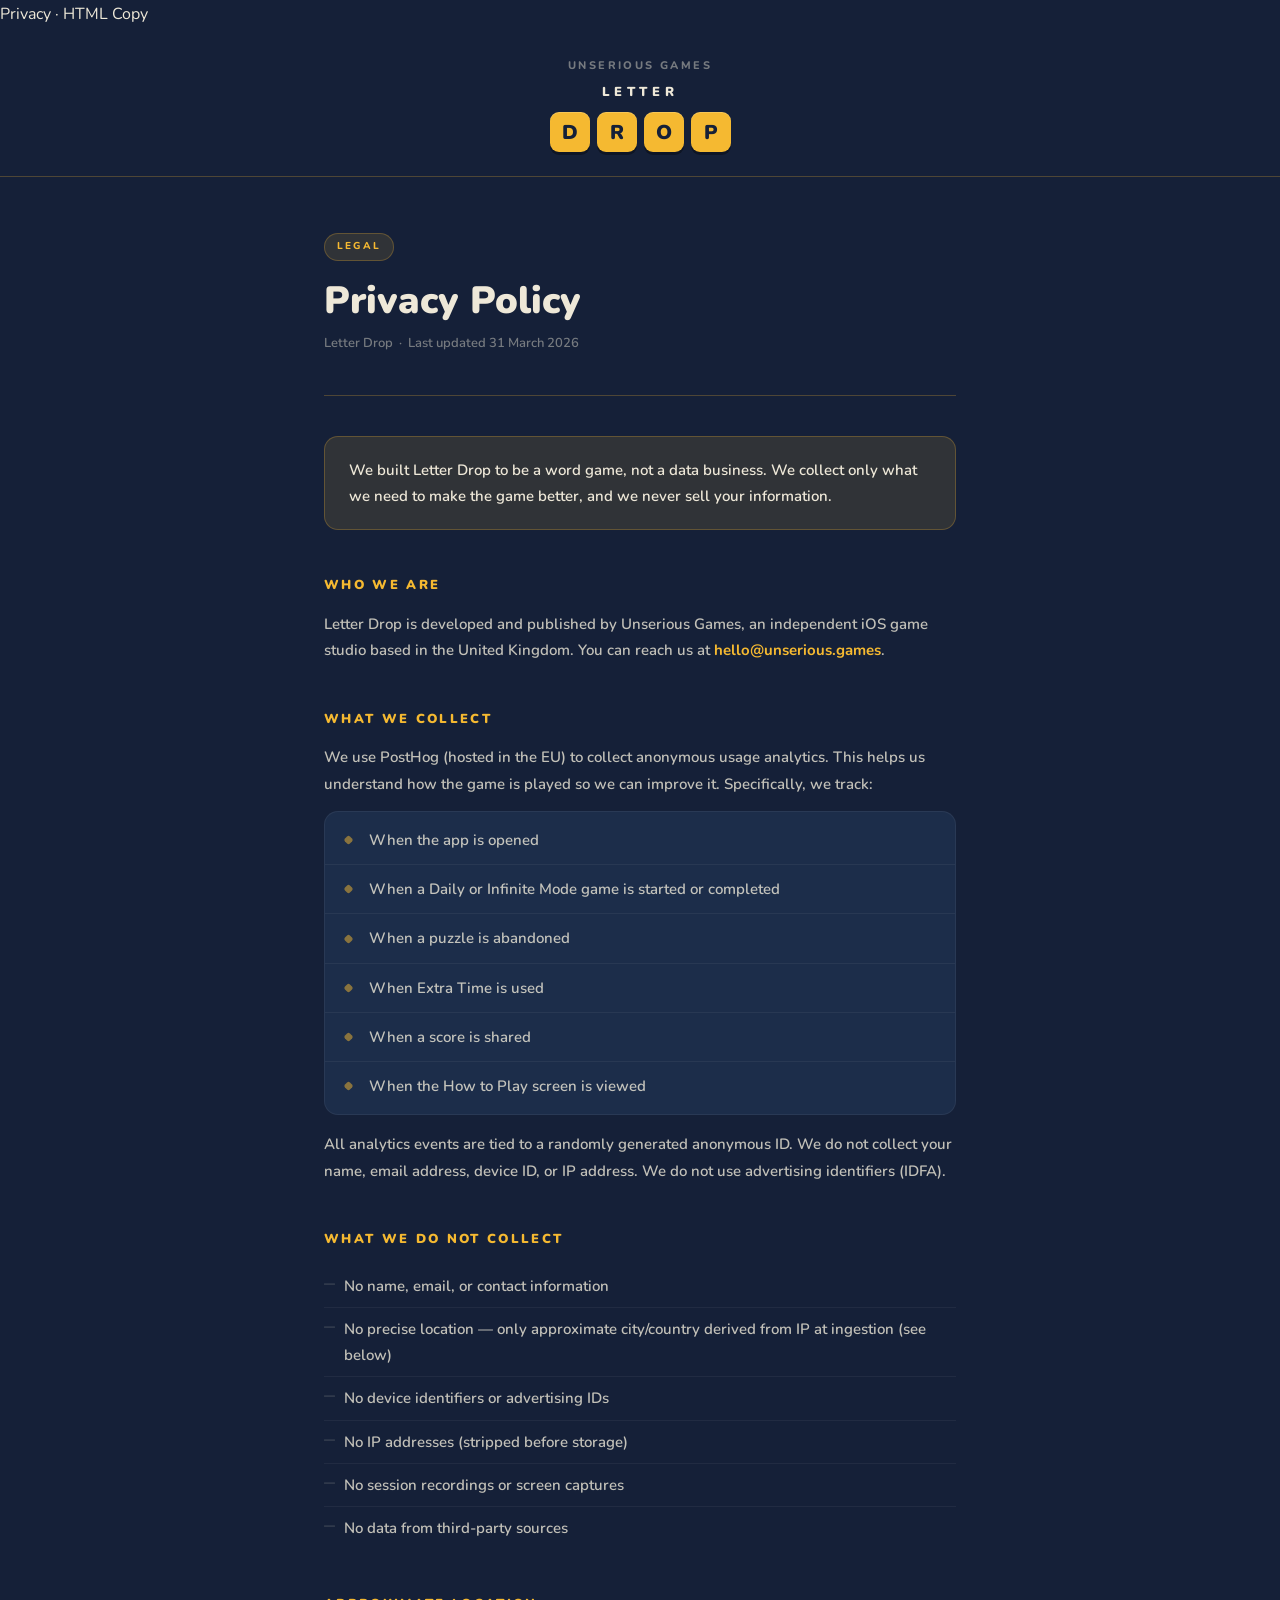
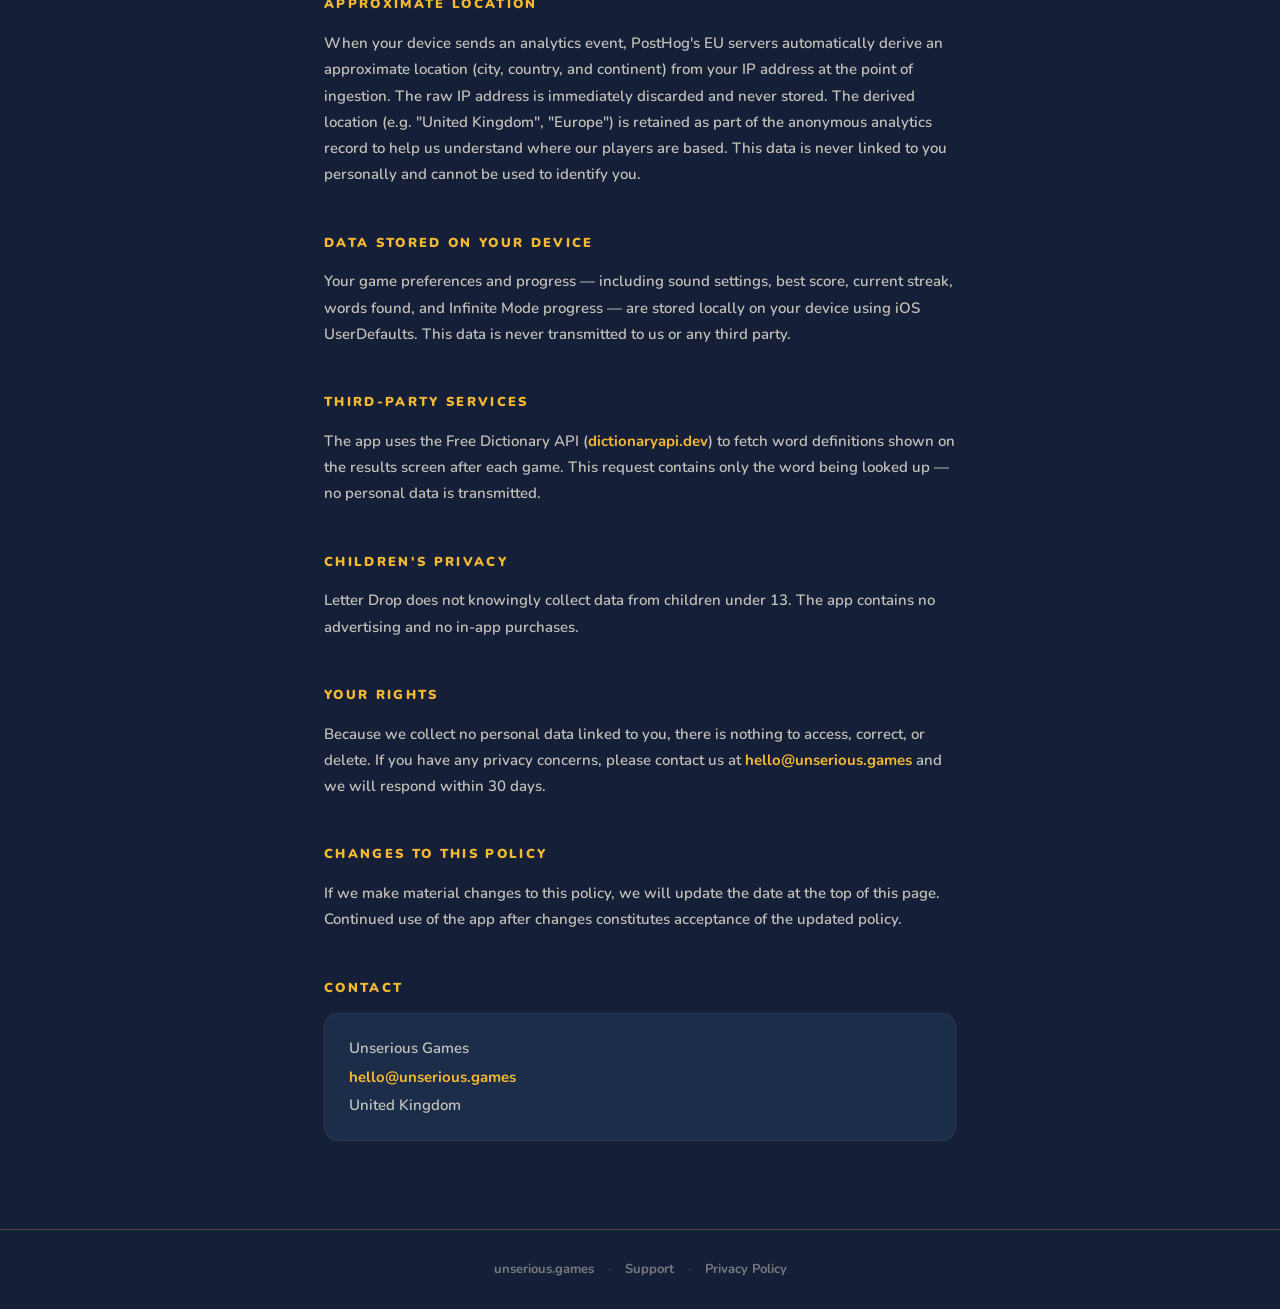
<file: letterdrop/privacy.html>
Privacy · HTML
Copy

<!DOCTYPE html>
<html lang="en">
<head>
<meta charset="UTF-8">
<meta name="viewport" content="width=device-width, initial-scale=1.0">
<title>Privacy Policy — Letter Drop</title>
<link rel="preconnect" href="https://fonts.googleapis.com">
<link rel="preconnect" href="https://fonts.gstatic.com" crossorigin>
<link href="https://fonts.googleapis.com/css2?family=Nunito:wght@400;600;700;800;900&display=swap" rel="stylesheet">
<style>
  :root {
    --navy:        #152038;
    --navy-card:   #1c2d4a;
    --navy-tile:   #243558;
    --gold:        #F5B931;
    --gold-dim:    rgba(245, 185, 49, 0.12);
    --gold-border: rgba(245, 185, 49, 0.25);
    --white:       #EEE8D8;
    --muted:       rgba(238, 232, 216, 0.45);
    --body-text:   rgba(238, 232, 216, 0.80);
    --radius:      14px;
  }
 
  * { margin: 0; padding: 0; box-sizing: border-box; }
 
  body {
    background: var(--navy);
    color: var(--white);
    font-family: 'Nunito', sans-serif;
    font-size: 16px;
    line-height: 1.75;
    min-height: 100vh;
  }
 
  /* ── HEADER ── */
  header {
    padding: 28px 0 24px;
    text-align: center;
    border-bottom: 1px solid var(--gold-border);
  }
 
  .logo-link { text-decoration: none; display: inline-flex; flex-direction: column; align-items: center; gap: 6px; }
 
  .logo-studio {
    font-size: 11px;
    font-weight: 800;
    letter-spacing: 0.22em;
    text-transform: uppercase;
    color: var(--muted);
  }
 
  .logo-letter {
    font-size: 13px;
    font-weight: 900;
    letter-spacing: 0.35em;
    text-transform: uppercase;
    color: var(--white);
    margin-bottom: 2px;
  }
 
  .logo-tiles {
    display: flex;
    gap: 7px;
  }
 
  .tile {
    width: 40px;
    height: 40px;
    background: var(--gold);
    border-radius: 9px;
    display: flex;
    align-items: center;
    justify-content: center;
    font-family: 'Nunito', sans-serif;
    font-weight: 900;
    font-size: 20px;
    color: var(--navy);
    box-shadow: 0 3px 0 rgba(0,0,0,0.35), inset 0 1px 0 rgba(255,255,255,0.18);
    letter-spacing: 0;
  }
 
  /* ── CONTAINER ── */
  .container {
    max-width: 680px;
    margin: 0 auto;
    padding: 56px 24px 88px;
  }
 
  /* ── PAGE META ── */
  .page-label {
    display: inline-block;
    font-size: 10px;
    font-weight: 800;
    letter-spacing: 0.22em;
    text-transform: uppercase;
    color: var(--gold);
    background: var(--gold-dim);
    border: 1px solid var(--gold-border);
    border-radius: 20px;
    padding: 4px 12px;
    margin-bottom: 18px;
  }
 
  h1 {
    font-size: 38px;
    font-weight: 900;
    color: var(--white);
    line-height: 1.15;
    margin-bottom: 10px;
  }
 
  .updated {
    font-size: 13px;
    font-weight: 600;
    color: var(--muted);
    margin-bottom: 40px;
    padding-bottom: 40px;
    border-bottom: 1px solid var(--gold-border);
  }
 
  /* ── CALLOUT BOX ── */
  .callout {
    background: var(--gold-dim);
    border: 1px solid var(--gold-border);
    border-radius: var(--radius);
    padding: 20px 24px;
    margin-bottom: 40px;
  }
 
  .callout p {
    color: var(--white);
    font-weight: 600;
    font-size: 15px;
    margin: 0;
  }
 
  /* ── SECTIONS ── */
  h2 {
    font-size: 13px;
    font-weight: 900;
    letter-spacing: 0.18em;
    text-transform: uppercase;
    color: var(--gold);
    margin: 44px 0 14px;
  }
 
  p {
    color: var(--body-text);
    font-weight: 600;
    margin-bottom: 14px;
    font-size: 15px;
  }
 
  ul {
    list-style: none;
    padding: 0;
    margin-bottom: 14px;
  }
 
  li {
    color: var(--body-text);
    font-weight: 600;
    font-size: 15px;
    padding: 8px 0 8px 20px;
    position: relative;
    border-bottom: 1px solid rgba(255,255,255,0.05);
  }
 
  li:last-child { border-bottom: none; }
 
  li::before {
    content: '';
    position: absolute;
    left: 0;
    top: 50%;
    transform: translateY(-50%);
    width: 6px;
    height: 6px;
    background: var(--gold);
    border-radius: 50%;
    opacity: 0.6;
  }
 
  /* ── DATA CARD (for the "what we track" list) ── */
  .data-card {
    background: var(--navy-card);
    border: 1px solid rgba(255,255,255,0.06);
    border-radius: var(--radius);
    padding: 4px 0;
    margin-bottom: 16px;
  }
 
  .data-card li {
    padding: 11px 20px 11px 44px;
    border-bottom: 1px solid rgba(255,255,255,0.05);
  }
 
  .data-card li:last-child { border-bottom: none; }
 
  .data-card li::before {
    left: 20px;
    width: 7px;
    height: 7px;
    background: var(--gold);
    opacity: 0.5;
    border-radius: 2px;
    transform: translateY(-50%) rotate(45deg);
  }
 
  /* ── NONE LIST (strikethrough-style) ── */
  .none-list li::before {
    content: '—';
    background: none;
    border-radius: 0;
    width: auto;
    height: auto;
    transform: none;
    top: 9px;
    font-size: 11px;
    color: var(--muted);
    font-weight: 700;
  }
 
  /* ── CONTACT BLOCK ── */
  .contact-card {
    background: var(--navy-card);
    border: 1px solid rgba(255,255,255,0.06);
    border-radius: var(--radius);
    padding: 20px 24px;
    margin-top: 12px;
  }
 
  .contact-card p { margin: 0; line-height: 1.9; }
 
  a { color: var(--gold); text-decoration: none; font-weight: 700; }
  a:hover { text-decoration: underline; }
 
  /* ── FOOTER ── */
  footer {
    text-align: center;
    padding: 28px 24px;
    border-top: 1px solid var(--gold-border);
    font-size: 13px;
    font-weight: 700;
    color: var(--muted);
  }
 
  footer a { color: var(--muted); font-weight: 700; }
  footer a:hover { color: var(--gold); text-decoration: none; }
 
  .footer-sep { margin: 0 10px; opacity: 0.4; }
</style>
</head>
<body>
 
<header>
  <a href="https://unserious.games" class="logo-link">
    <div class="logo-studio">Unserious Games</div>
    <div class="logo-letter">Letter</div>
    <div class="logo-tiles">
      <div class="tile">D</div>
      <div class="tile">R</div>
      <div class="tile">O</div>
      <div class="tile">P</div>
    </div>
  </a>
</header>
 
<div class="container">
 
  <div class="page-label">Legal</div>
  <h1>Privacy Policy</h1>
  <p class="updated">Letter Drop &nbsp;·&nbsp; Last updated 31 March 2026</p>
 
  <div class="callout">
    <p>We built Letter Drop to be a word game, not a data business. We collect only what we need to make the game better, and we never sell your information.</p>
  </div>
 
  <h2>Who we are</h2>
  <p>Letter Drop is developed and published by Unserious Games, an independent iOS game studio based in the United Kingdom. You can reach us at <a href="mailto:hello@unserious.games">hello@unserious.games</a>.</p>
 
  <h2>What we collect</h2>
  <p>We use PostHog (hosted in the EU) to collect anonymous usage analytics. This helps us understand how the game is played so we can improve it. Specifically, we track:</p>
  <ul class="data-card">
    <li>When the app is opened</li>
    <li>When a Daily or Infinite Mode game is started or completed</li>
    <li>When a puzzle is abandoned</li>
    <li>When Extra Time is used</li>
    <li>When a score is shared</li>
    <li>When the How to Play screen is viewed</li>
  </ul>
  <p>All analytics events are tied to a randomly generated anonymous ID. We do not collect your name, email address, device ID, or IP address. We do not use advertising identifiers (IDFA).</p>
 
  <h2>What we do not collect</h2>
  <ul class="none-list">
    <li>No name, email, or contact information</li>
    <li>No precise location — only approximate city/country derived from IP at ingestion (see below)</li>
    <li>No device identifiers or advertising IDs</li>
    <li>No IP addresses (stripped before storage)</li>
    <li>No session recordings or screen captures</li>
    <li>No data from third-party sources</li>
  </ul>
 
  <h2>Approximate location</h2>
  <p>When your device sends an analytics event, PostHog's EU servers automatically derive an approximate location (city, country, and continent) from your IP address at the point of ingestion. The raw IP address is immediately discarded and never stored. The derived location (e.g. "United Kingdom", "Europe") is retained as part of the anonymous analytics record to help us understand where our players are based. This data is never linked to you personally and cannot be used to identify you.</p>
 
  <h2>Data stored on your device</h2>
  <p>Your game preferences and progress — including sound settings, best score, current streak, words found, and Infinite Mode progress — are stored locally on your device using iOS UserDefaults. This data is never transmitted to us or any third party.</p>
 
  <h2>Third-party services</h2>
  <p>The app uses the Free Dictionary API (<a href="https://dictionaryapi.dev" target="_blank">dictionaryapi.dev</a>) to fetch word definitions shown on the results screen after each game. This request contains only the word being looked up — no personal data is transmitted.</p>
 
  <h2>Children's privacy</h2>
  <p>Letter Drop does not knowingly collect data from children under 13. The app contains no advertising and no in-app purchases.</p>
 
  <h2>Your rights</h2>
  <p>Because we collect no personal data linked to you, there is nothing to access, correct, or delete. If you have any privacy concerns, please contact us at <a href="mailto:hello@unserious.games">hello@unserious.games</a> and we will respond within 30 days.</p>
 
  <h2>Changes to this policy</h2>
  <p>If we make material changes to this policy, we will update the date at the top of this page. Continued use of the app after changes constitutes acceptance of the updated policy.</p>
 
  <h2>Contact</h2>
  <div class="contact-card">
    <p>
      Unserious Games<br>
      <a href="mailto:hello@unserious.games">hello@unserious.games</a><br>
      United Kingdom
    </p>
  </div>
 
</div>
 
<footer>
  <a href="https://unserious.games">unserious.games</a>
  <span class="footer-sep">·</span>
  <a href="/letterdrop/support">Support</a>
  <span class="footer-sep">·</span>
  Privacy Policy
</footer>
 
</body>
</html>
</file>
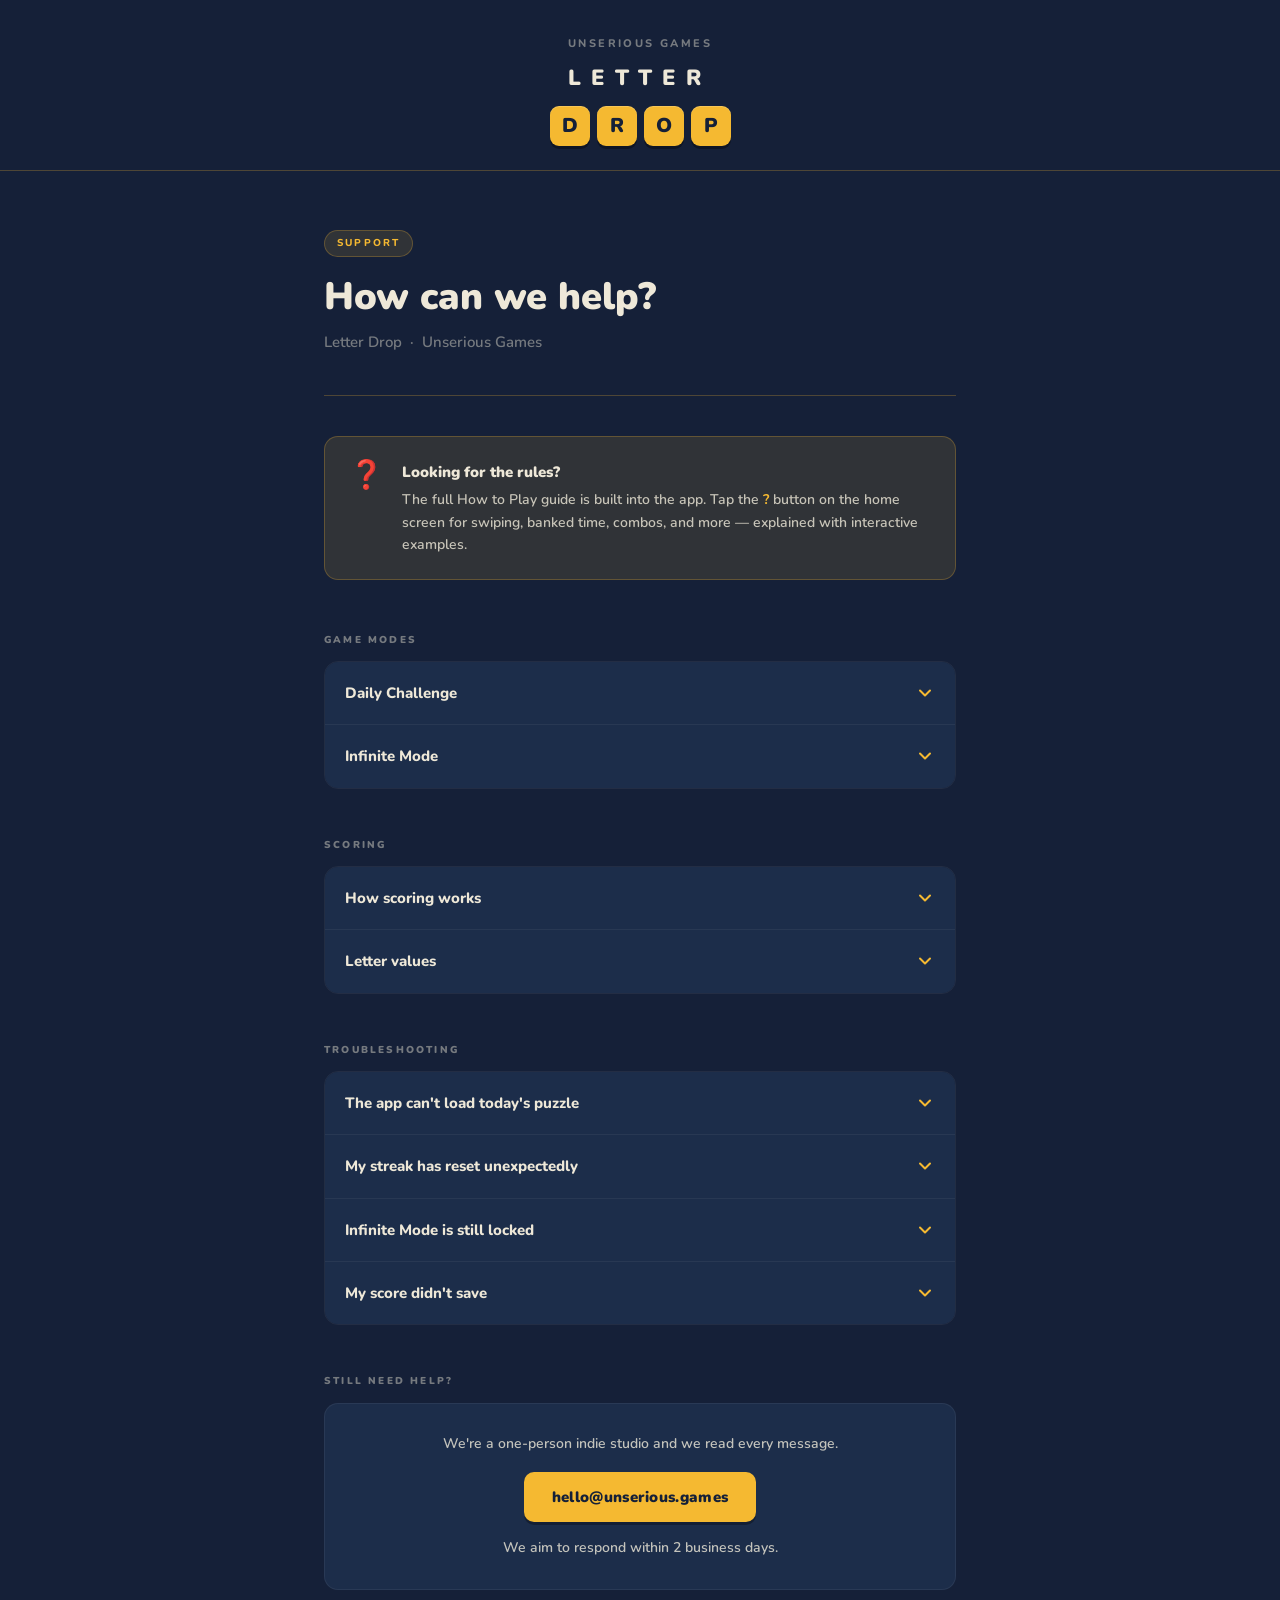
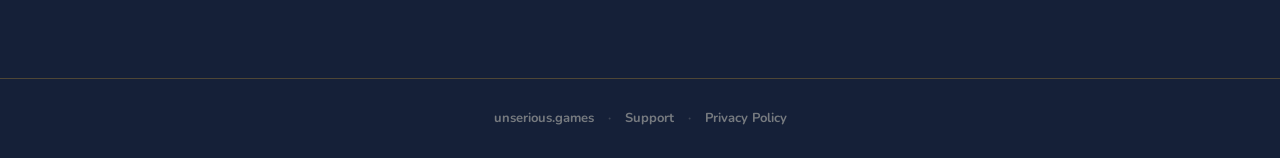
<file: letterdrop/support.html>
<!DOCTYPE html>
<html lang="en">
<head>
<meta charset="UTF-8">
<meta name="viewport" content="width=device-width, initial-scale=1.0">
<title>Support — Letter Drop</title>
<link rel="preconnect" href="https://fonts.googleapis.com">
<link rel="preconnect" href="https://fonts.gstatic.com" crossorigin>
<link href="https://fonts.googleapis.com/css2?family=Nunito:wght@400;600;700;800;900&display=swap" rel="stylesheet">
<style>
  :root {
    --navy:        #152038;
    --navy-card:   #1c2d4a;
    --navy-tile:   #243558;
    --gold:        #F5B931;
    --gold-dim:    rgba(245, 185, 49, 0.12);
    --gold-border: rgba(245, 185, 49, 0.25);
    --white:       #EEE8D8;
    --muted:       rgba(238, 232, 216, 0.45);
    --body-text:   rgba(238, 232, 216, 0.80);
    --green:       #4CAF7D;
    --green-dim:   rgba(76, 175, 125, 0.12);
    --radius:      14px;
  }

  * { margin: 0; padding: 0; box-sizing: border-box; }

  body {
    background: var(--navy);
    color: var(--white);
    font-family: 'Nunito', sans-serif;
    font-size: 16px;
    line-height: 1.75;
    min-height: 100vh;
  }

  /* ── HEADER ── */
  header {
    padding: 28px 0 24px;
    text-align: center;
    border-bottom: 1px solid var(--gold-border);
  }

  .logo-link { text-decoration: none; display: inline-flex; flex-direction: column; align-items: center; gap: 6px; }

  .logo-studio {
    font-size: 11px;
    font-weight: 800;
    letter-spacing: 0.22em;
    text-transform: uppercase;
    color: var(--muted);
  }

  .logo-letter {
    font-size: 22px;
    font-weight: 900;
    letter-spacing: 0.45em;
    text-transform: uppercase;
    color: var(--white);
    margin-bottom: 2px;
  }

  .logo-tiles {
    display: flex;
    gap: 7px;
  }

  .tile {
    width: 40px;
    height: 40px;
    background: var(--gold);
    border-radius: 9px;
    display: flex;
    align-items: center;
    justify-content: center;
    font-family: 'Nunito', sans-serif;
    font-weight: 900;
    font-size: 20px;
    color: var(--navy);
    box-shadow: 0 3px 0 rgba(0,0,0,0.35), inset 0 1px 0 rgba(255,255,255,0.18);
  }

  /* ── CONTAINER ── */
  .container {
    max-width: 680px;
    margin: 0 auto;
    padding: 56px 24px 88px;
  }

  /* ── PAGE META ── */
  .page-label {
    display: inline-block;
    font-size: 10px;
    font-weight: 800;
    letter-spacing: 0.22em;
    text-transform: uppercase;
    color: var(--gold);
    background: var(--gold-dim);
    border: 1px solid var(--gold-border);
    border-radius: 20px;
    padding: 4px 12px;
    margin-bottom: 18px;
  }

  h1 {
    font-size: 38px;
    font-weight: 900;
    color: var(--white);
    line-height: 1.15;
    margin-bottom: 10px;
  }

  .subtitle {
    font-size: 15px;
    font-weight: 600;
    color: var(--muted);
    margin-bottom: 40px;
    padding-bottom: 40px;
    border-bottom: 1px solid var(--gold-border);
  }

  /* ── APP REDIRECT CARD ── */
  .app-card {
    background: var(--gold-dim);
    border: 1px solid var(--gold-border);
    border-radius: var(--radius);
    padding: 22px 24px;
    margin-bottom: 52px;
    display: flex;
    gap: 18px;
    align-items: flex-start;
  }

  .app-card-icon {
    font-size: 28px;
    flex-shrink: 0;
    line-height: 1;
    margin-top: 2px;
  }

  .app-card-text strong {
    display: block;
    font-size: 15px;
    font-weight: 900;
    color: var(--white);
    margin-bottom: 4px;
  }

  .app-card-text p {
    font-size: 14px;
    font-weight: 600;
    color: var(--body-text);
    margin: 0;
    line-height: 1.6;
  }

  .app-card-text p em {
    font-style: normal;
    color: var(--gold);
    font-weight: 700;
  }

  /* ── SECTION HEADERS ── */
  .section-label {
    font-size: 10px;
    font-weight: 900;
    letter-spacing: 0.22em;
    text-transform: uppercase;
    color: var(--muted);
    margin-bottom: 12px;
    margin-top: 48px;
  }

  .section-label:first-of-type { margin-top: 0; }

  /* ── ACCORDION ── */
  .accordion {
    border-radius: var(--radius);
    overflow: hidden;
    border: 1px solid rgba(255,255,255,0.06);
    margin-bottom: 12px;
  }

  details {
    background: var(--navy-card);
    border-bottom: 1px solid rgba(255,255,255,0.05);
  }

  details:last-child { border-bottom: none; }

  details[open] {
    background: #203050;
  }

  summary {
    list-style: none;
    cursor: pointer;
    padding: 18px 20px;
    font-size: 15px;
    font-weight: 800;
    color: var(--white);
    display: flex;
    align-items: center;
    justify-content: space-between;
    gap: 12px;
    user-select: none;
    -webkit-user-select: none;
  }

  summary::-webkit-details-marker { display: none; }

  summary .chevron {
    width: 20px;
    height: 20px;
    flex-shrink: 0;
    color: var(--gold);
    transition: transform 0.2s ease;
  }

  details[open] summary .chevron {
    transform: rotate(180deg);
  }

  .accordion-body {
    padding: 0 20px 20px;
    font-size: 14px;
    font-weight: 600;
    color: var(--body-text);
    line-height: 1.75;
  }

  .accordion-body p { margin-bottom: 10px; color: var(--body-text); font-size: 14px; }
  .accordion-body p:last-child { margin-bottom: 0; }

  /* ── SCORE BREAKDOWN ── */
  .score-rows {
    display: flex;
    flex-direction: column;
    gap: 8px;
    margin-top: 12px;
  }

  .score-row {
    display: flex;
    align-items: center;
    gap: 12px;
    background: rgba(255,255,255,0.04);
    border-radius: 8px;
    padding: 10px 14px;
  }

  .score-row-icon {
    font-size: 16px;
    width: 24px;
    text-align: center;
    flex-shrink: 0;
  }

  .score-row-text {
    font-size: 13px;
    font-weight: 700;
    color: var(--body-text);
  }

  .score-row-text strong {
    color: var(--white);
    font-weight: 900;
  }

  /* ── LETTER VALUES ── */
  .letter-tiers {
    display: flex;
    flex-direction: column;
    gap: 8px;
    margin-top: 12px;
  }

  .letter-tier {
    display: flex;
    align-items: center;
    gap: 12px;
    padding: 10px 14px;
    border-radius: 8px;
  }

  .tier-dot {
    width: 10px;
    height: 10px;
    border-radius: 50%;
    flex-shrink: 0;
  }

  .tier-common   { background: rgba(255,255,255,0.4); }
  .tier-uncommon { background: rgba(238,232,216,0.7); }
  .tier-rare     { background: var(--green); }

  .letter-tier-label {
    font-size: 13px;
    font-weight: 900;
    color: var(--white);
    min-width: 90px;
  }

  .letter-tier-pts {
    font-size: 13px;
    font-weight: 700;
    color: var(--muted);
  }

  .letter-tier-examples {
    font-size: 12px;
    font-weight: 700;
    color: var(--muted);
    margin-left: auto;
    letter-spacing: 0.05em;
  }

  .tier-common-bg   { background: rgba(255,255,255,0.04); }
  .tier-uncommon-bg { background: rgba(255,255,255,0.07); }
  .tier-rare-bg     { background: rgba(76,175,125,0.10); }

  /* ── MODE BADGES ── */
  .mode-badge {
    display: inline-flex;
    align-items: center;
    gap: 6px;
    font-size: 11px;
    font-weight: 900;
    letter-spacing: 0.1em;
    text-transform: uppercase;
    padding: 3px 10px;
    border-radius: 20px;
    margin-bottom: 10px;
  }

  .mode-daily {
    background: var(--gold-dim);
    border: 1px solid var(--gold-border);
    color: var(--gold);
  }

  .mode-infinite {
    background: rgba(76,175,125,0.12);
    border: 1px solid rgba(76,175,125,0.3);
    color: var(--green);
  }

  /* ── CONTACT ── */
  .contact-card {
    background: var(--navy-card);
    border: 1px solid rgba(255,255,255,0.06);
    border-radius: var(--radius);
    padding: 28px 24px;
    text-align: center;
    margin-top: 12px;
  }

  .contact-card p {
    font-size: 14px;
    font-weight: 600;
    color: var(--body-text);
    margin-bottom: 16px;
  }

  .contact-email {
    display: inline-block;
    background: var(--gold);
    color: var(--navy);
    font-weight: 900;
    font-size: 15px;
    padding: 12px 28px;
    border-radius: 10px;
    text-decoration: none;
    letter-spacing: 0.02em;
    box-shadow: 0 3px 0 rgba(0,0,0,0.3);
    transition: opacity 0.15s;
  }

  .contact-email:hover { opacity: 0.88; }

  .contact-note {
    font-size: 12px;
    font-weight: 700;
    color: var(--muted);
    margin-top: 14px;
    margin-bottom: 0 !important;
  }

  a { color: var(--gold); text-decoration: none; font-weight: 700; }
  a:hover { text-decoration: underline; }

  /* ── FOOTER ── */
  footer {
    text-align: center;
    padding: 28px 24px;
    border-top: 1px solid var(--gold-border);
    font-size: 13px;
    font-weight: 700;
    color: var(--muted);
  }

  footer a { color: var(--muted); font-weight: 700; }
  footer a:hover { color: var(--gold); text-decoration: none; }
  .footer-sep { margin: 0 10px; opacity: 0.4; }
</style>
</head>
<body>

<header>
  <a href="https://unserious.games" class="logo-link">
    <div class="logo-studio">Unserious Games</div>
    <div class="logo-letter">Letter</div>
    <div class="logo-tiles">
      <div class="tile">D</div>
      <div class="tile">R</div>
      <div class="tile">O</div>
      <div class="tile">P</div>
    </div>
  </a>
</header>

<div class="container">

  <div class="page-label">Support</div>
  <h1>How can we help?</h1>
  <p class="subtitle">Letter Drop &nbsp;·&nbsp; Unserious Games</p>

  <!-- App redirect -->
  <div class="app-card">
    <div class="app-card-icon">❓</div>
    <div class="app-card-text">
      <strong>Looking for the rules?</strong>
      <p>The full How to Play guide is built into the app. Tap the <em>?</em> button on the home screen for swiping, banked time, combos, and more — explained with interactive examples.</p>
    </div>
  </div>

  <!-- GAME MODES -->
  <div class="section-label">Game Modes</div>

  <div class="accordion">

    <details>
      <summary>
        Daily Challenge
        <svg class="chevron" viewBox="0 0 20 20" fill="none" xmlns="http://www.w3.org/2000/svg">
          <path d="M5 7.5L10 12.5L15 7.5" stroke="currentColor" stroke-width="2" stroke-linecap="round" stroke-linejoin="round"/>
        </svg>
      </summary>
      <div class="accordion-body">
        <div class="mode-badge mode-daily">📅 Daily</div>
        <p>One puzzle per day, shared by every player in the world. Six waves — Standard (15s), Tricky (10s), and Savage (5s) — each harder than the last. You get one word submission per wave.</p>
        <p>Submit early and bank your leftover seconds to spend on tougher waves. Hit all six waves without missing for a Perfect Round bonus.</p>
        <p>Come back every day to keep your streak alive.</p>
      </div>
    </details>

    <details>
      <summary>
        Infinite Mode
        <svg class="chevron" viewBox="0 0 20 20" fill="none" xmlns="http://www.w3.org/2000/svg">
          <path d="M5 7.5L10 12.5L15 7.5" stroke="currentColor" stroke-width="2" stroke-linecap="round" stroke-linejoin="round"/>
        </svg>
      </summary>
      <div class="accordion-body">
        <div class="mode-badge mode-infinite">∞ Infinite</div>
        <p>Complete that day's Daily Challenge to unlock Infinite Mode for the rest of the day. It locks again tomorrow — so finish the daily first, then keep playing.</p>
        <p>No waves, no limit — just keep going for as long as you can. Find a word on every block or it's game over. Three wrong words and you're out — each strike lands on the board, so watch them stack up. The timer gets tighter as you progress: Standard gives you 15 seconds, Tricky 10, Savage just 5 — with no banked time to fall back on.</p>
        <p>How far can you go?</p>
      </div>
    </details>

  </div>

  <!-- SCORING -->
  <div class="section-label">Scoring</div>

  <div class="accordion">

    <details>
      <summary>
        How scoring works
        <svg class="chevron" viewBox="0 0 20 20" fill="none" xmlns="http://www.w3.org/2000/svg">
          <path d="M5 7.5L10 12.5L15 7.5" stroke="currentColor" stroke-width="2" stroke-linecap="round" stroke-linejoin="round"/>
        </svg>
      </summary>
      <div class="accordion-body">
        <p>Your score is built from four things:</p>
        <div class="score-rows">
          <div class="score-row">
            <div class="score-row-icon">📏</div>
            <div class="score-row-text"><strong>Word length</strong> — longer words score more</div>
          </div>
          <div class="score-row">
            <div class="score-row-icon">💎</div>
            <div class="score-row-text"><strong>Letter rarity</strong> — rare letters are worth more points</div>
          </div>
          <div class="score-row">
            <div class="score-row-icon">⚡</div>
            <div class="score-row-text"><strong>Speed bonus</strong> — submit fast for extra points</div>
          </div>
          <div class="score-row">
            <div class="score-row-icon">🔥</div>
            <div class="score-row-text"><strong>Combos</strong> — hit words in consecutive waves for a growing streak bonus</div>
          </div>
          <div class="score-row">
            <div class="score-row-icon">👑</div>
            <div class="score-row-text"><strong>Perfect Round</strong> — hit all 6 waves without missing for a bonus</div>
          </div>
        </div>
      </div>
    </details>

    <details>
      <summary>
        Letter values
        <svg class="chevron" viewBox="0 0 20 20" fill="none" xmlns="http://www.w3.org/2000/svg">
          <path d="M5 7.5L10 12.5L15 7.5" stroke="currentColor" stroke-width="2" stroke-linecap="round" stroke-linejoin="round"/>
        </svg>
      </summary>
      <div class="accordion-body">
        <p>Each letter has a point value based on how rare it is. Rarer letters reward bigger, bolder word choices.</p>
        <div class="letter-tiers">
          <div class="letter-tier tier-common-bg">
            <div class="tier-dot tier-common"></div>
            <div class="letter-tier-label">Common</div>
            <div class="letter-tier-pts">1–2 pts</div>
            <div class="letter-tier-examples">A E I L N O R S T U</div>
          </div>
          <div class="letter-tier tier-uncommon-bg">
            <div class="tier-dot tier-uncommon"></div>
            <div class="letter-tier-label">Uncommon</div>
            <div class="letter-tier-pts">3–5 pts</div>
            <div class="letter-tier-examples">B C D F G H M P V W Y</div>
          </div>
          <div class="letter-tier tier-rare-bg">
            <div class="tier-dot tier-rare"></div>
            <div class="letter-tier-label">Rare</div>
            <div class="letter-tier-pts">8–10 pts</div>
            <div class="letter-tier-examples">J K Q X Z</div>
          </div>
        </div>
      </div>
    </details>

  </div>

  <!-- TROUBLESHOOTING -->
  <div class="section-label">Troubleshooting</div>

  <div class="accordion">

    <details>
      <summary>
        The app can't load today's puzzle
        <svg class="chevron" viewBox="0 0 20 20" fill="none" xmlns="http://www.w3.org/2000/svg">
          <path d="M5 7.5L10 12.5L15 7.5" stroke="currentColor" stroke-width="2" stroke-linecap="round" stroke-linejoin="round"/>
        </svg>
      </summary>
      <div class="accordion-body">
        <p>Try closing the app fully and reopening it — this fixes the issue in most cases. On iPhone, swipe up from the bottom of the screen to the app switcher, swipe Letter Drop away, then reopen it.</p>
        <p>If that doesn't work, check your internet connection. If the problem keeps happening, contact us at <a href="mailto:hello@unserious.games">hello@unserious.games</a> and let us know your device and iOS version.</p>
      </div>
    </details>

    <details>
      <summary>
        My streak has reset unexpectedly
        <svg class="chevron" viewBox="0 0 20 20" fill="none" xmlns="http://www.w3.org/2000/svg">
          <path d="M5 7.5L10 12.5L15 7.5" stroke="currentColor" stroke-width="2" stroke-linecap="round", stroke-linejoin="round"/>
        </svg>
      </summary>
      <div class="accordion-body">
        <p>Your streak resets if you miss a day — you need to complete at least one Daily Challenge every 24 hours to keep it going.</p>
        <p>Streaks are stored locally on your device, so uninstalling the app will also reset it. If you believe your streak reset in error, get in touch and we'll take a look.</p>
      </div>
    </details>

    <details>
      <summary>
        Infinite Mode is still locked
        <svg class="chevron" viewBox="0 0 20 20" fill="none" xmlns="http://www.w3.org/2000/svg">
          <path d="M5 7.5L10 12.5L15 7.5" stroke="currentColor" stroke-width="2" stroke-linecap="round" stroke-linejoin="round"/>
        </svg>
      </summary>
      <div class="accordion-body">
        <p>Infinite Mode unlocks each day once you've completed that day's Daily Challenge. It locks again at midnight, so you'll need to complete the new daily first before playing Infinite Mode again.</p>
        <p>If you've completed today's daily and it's still showing as locked, try closing the app fully and reopening it.</p>
      </div>
    </details>

    <details>
      <summary>
        My score didn't save
        <svg class="chevron" viewBox="0 0 20 20" fill="none" xmlns="http://www.w3.org/2000/svg">
          <path d="M5 7.5L10 12.5L15 7.5" stroke="currentColor" stroke-width="2" stroke-linecap="round" stroke-linejoin="round"/>
        </svg>
      </summary>
      <div class="accordion-body">
        <p>Scores and stats are stored locally on your device. If you've deleted and reinstalled the app, your history won't be recoverable. If your score disappeared without reinstalling, please contact us with your device details and we'll investigate.</p>
      </div>
    </details>

  </div>

  <!-- CONTACT -->
  <div class="section-label">Still need help?</div>

  <div class="contact-card">
    <p>We're a one-person indie studio and we read every message.</p>
    <a href="mailto:hello@unserious.games" class="contact-email">hello@unserious.games</a>
    <p class="contact-note">We aim to respond within 2 business days.</p>
  </div>

</div>

<footer>
  <a href="https://unserious.games">unserious.games</a>
  <span class="footer-sep">·</span>
  Support
  <span class="footer-sep">·</span>
  <a href="/letterdrop/privacy">Privacy Policy</a>
</footer>

</body>
</html>
</file>
